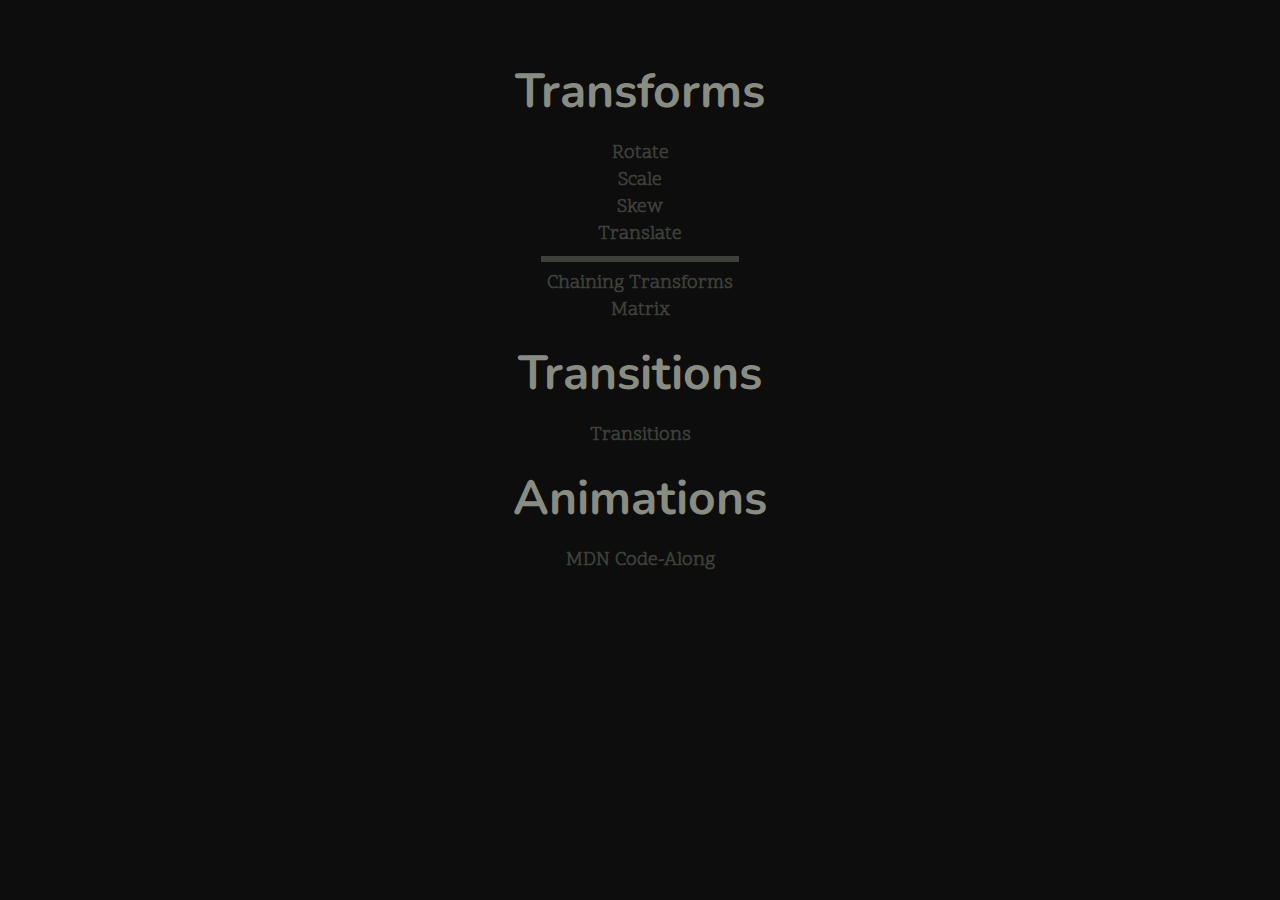
<file: index.html>
<!DOCTYPE html>
<html lang="en">
  <head>
    <meta charset="UTF-8" />
    <meta http-equiv="X-UA-Compatible" content="IE=edge" />
    <meta name="viewport" content="width=device-width, initial-scale=1.0" />
    <title>Transforms</title>
    <link rel="stylesheet" href="css/style.css" />
  </head>
  <body>
    <h1>Transforms</h1>
    <ul>
      <li>
        <a href="transforms/rotate.html">Rotate</a>
      </li>
      <li><a href="transforms/scale.html">Scale</a></li>
      <li><a href="transforms/skew.html">Skew</a></li>
      <li><a href="transforms/translate.html">Translate</a></li>
      <li><hr /></li>
      <li>
        <a href="transforms/chaining-transforms.html">Chaining Transforms</a>
      </li>
      <li><a href="transforms/matrix.html">Matrix</a></li>
    </ul>

    <h1>Transitions</h1>
    <ul>
      <li><a href="transitions/transitions.html">Transitions</a></li>
    </ul>

    <h1>Animations</h1>
    <ul>
      <li><a href="keyframes/mdn-code-along.html">MDN Code-Along</a></li>
    </ul>

  </body>
</html>
</file>
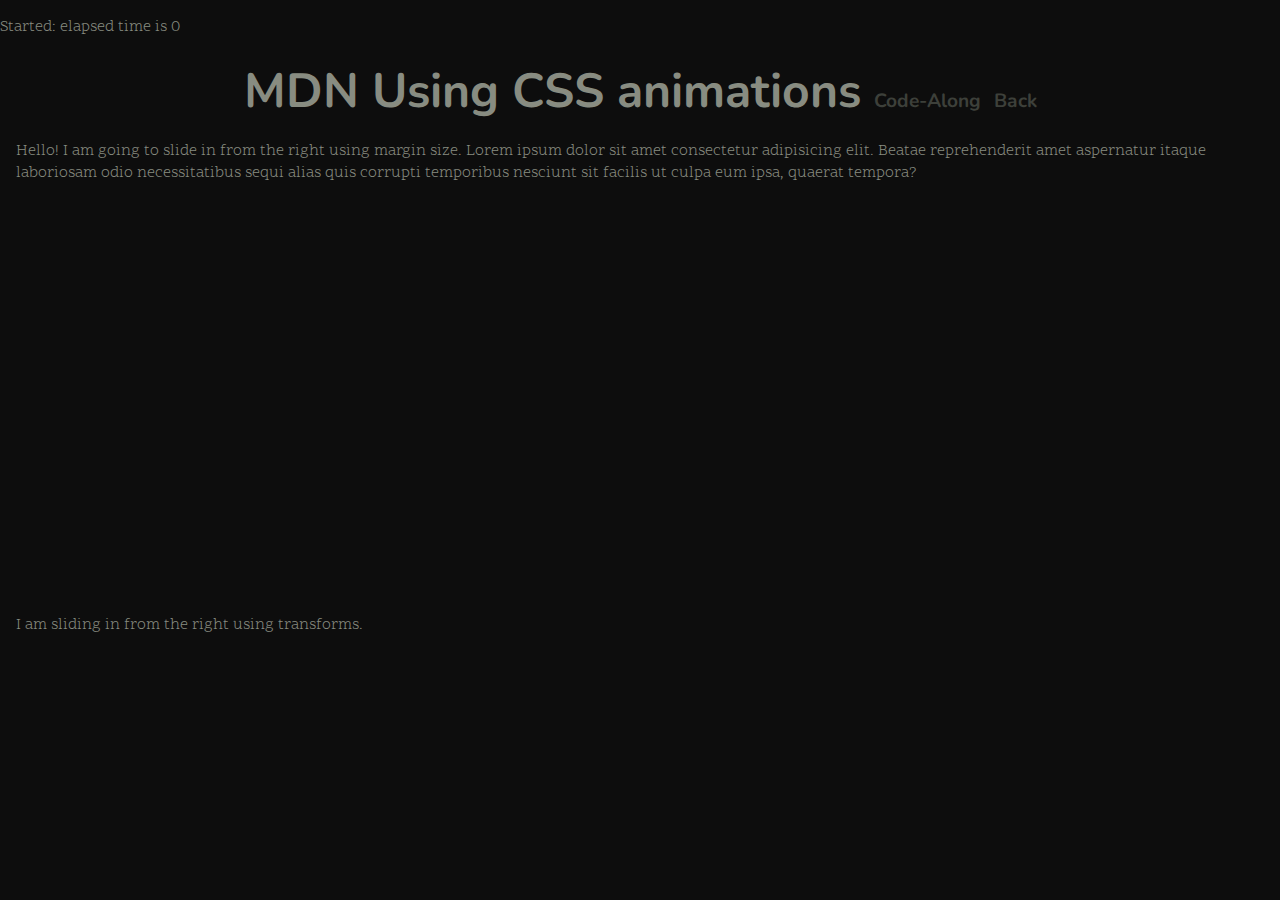
<file: keyframes/mdn-code-along.html>
<!DOCTYPE html>
<html lang="en">
<head>
  <meta charset="UTF-8">
  <meta http-equiv="X-UA-Compatible" content="IE=edge">
  <meta name="viewport" content="width=device-width, initial-scale=1.0">
  <title>MDN CSS Animations Tutorial</title>
  <link rel="stylesheet" href="../css/style.css">
  <link rel="stylesheet" href="css/mdn-code-along.css">
</head>
<body>
  
  <h1>MDN Using CSS animations <a href="https://developer.mozilla.org/en-US/docs/Web/CSS/CSS_Animations/Using_CSS_animations">Code-Along</a> <a href="..">Back</a></h1>
  
  <ul id="output"></ul>
  <div class="fullwidth">
    <!-- The class is added in code -->
    <p id="example1">
      Hello! I am going to slide in from the right using margin size.
      Lorem ipsum dolor sit amet consectetur adipisicing elit. Beatae reprehenderit amet aspernatur itaque laboriosam odio necessitatibus sequi alias quis corrupti temporibus nesciunt sit facilis ut culpa eum ipsa, quaerat tempora?
    </p>
    <p class="example2">I am sliding in from the right using transforms.</p>
  </div>
  
</body>
<script src="js/mdn-code-along.js"></script>
</html>
</file>
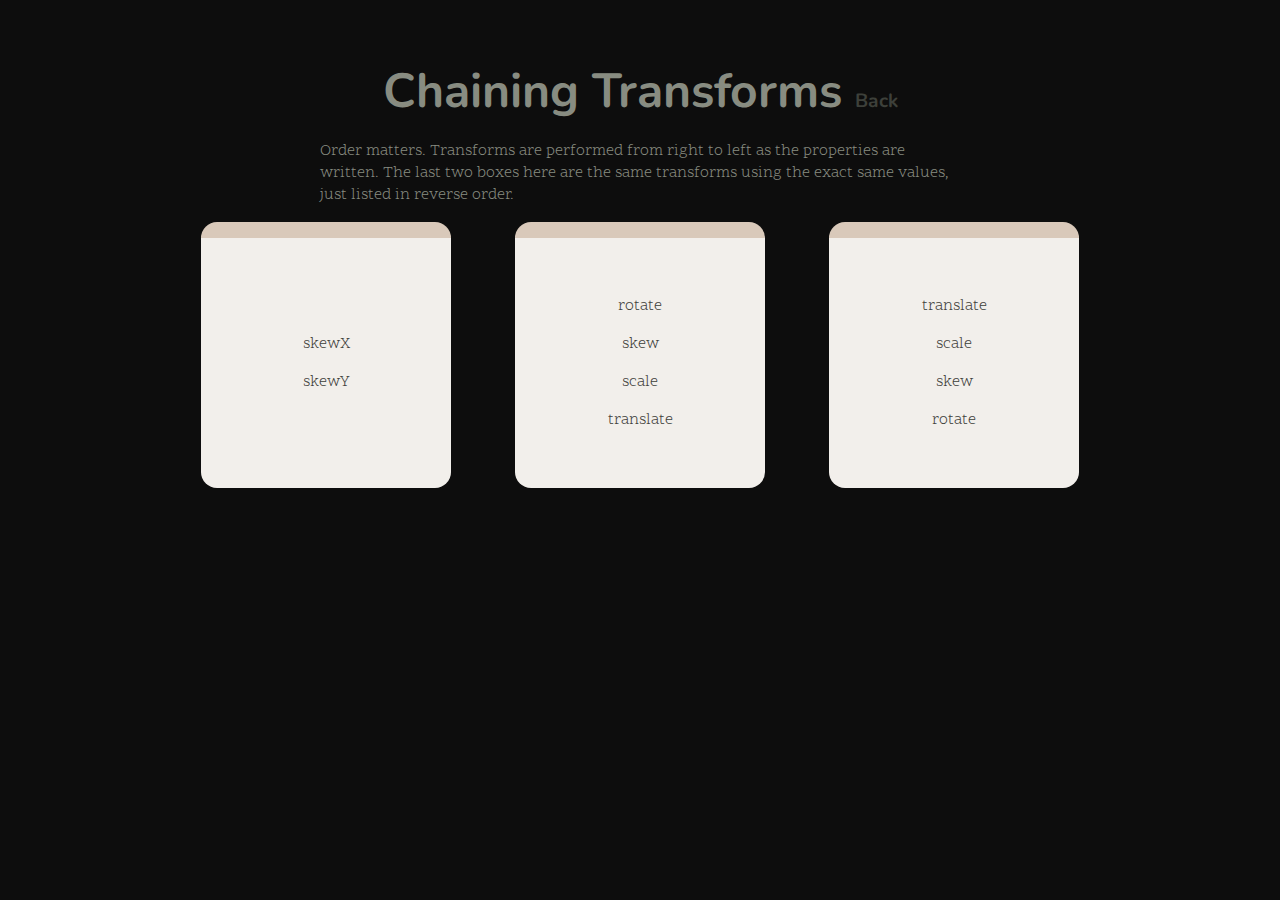
<file: transforms/chaining-transforms.html>
<!DOCTYPE html>
<html lang="en">
  <head>
    <meta charset="UTF-8" />
    <meta http-equiv="X-UA-Compatible" content="IE=edge" />
    <meta name="viewport" content="width=device-width, initial-scale=1.0" />
    <link rel="stylesheet" href="../css/style.css" />
    <link rel="stylesheet" href="css/chaining-transforms.css" />
    <title>Transforms</title>
  </head>
  <body>
    <h1>Chaining Transforms <a href="..">Back</a></h1>
    <p>
      Order matters. Transforms are performed from right to left as the
      properties are written. The last two boxes here are the same transforms
      using the exact same values, just listed in reverse order.
    </p>
    <div class="example-container">
      <div class="box center marktop chain1">
        <p>skewX</p>
        <p>skewY</p>
      </div>
      <div class="box center marktop chain2">
        <p>rotate</p>
        <p>skew</p>
        <p>scale</p>
        <p>translate</p>
      </div>
      <div class="box center marktop chain3">
        <p>translate</p>
        <p>scale</p>
        <p>skew</p>
        <p>rotate</p>
      </div>
    </div>
  </body>
</html>
</file>
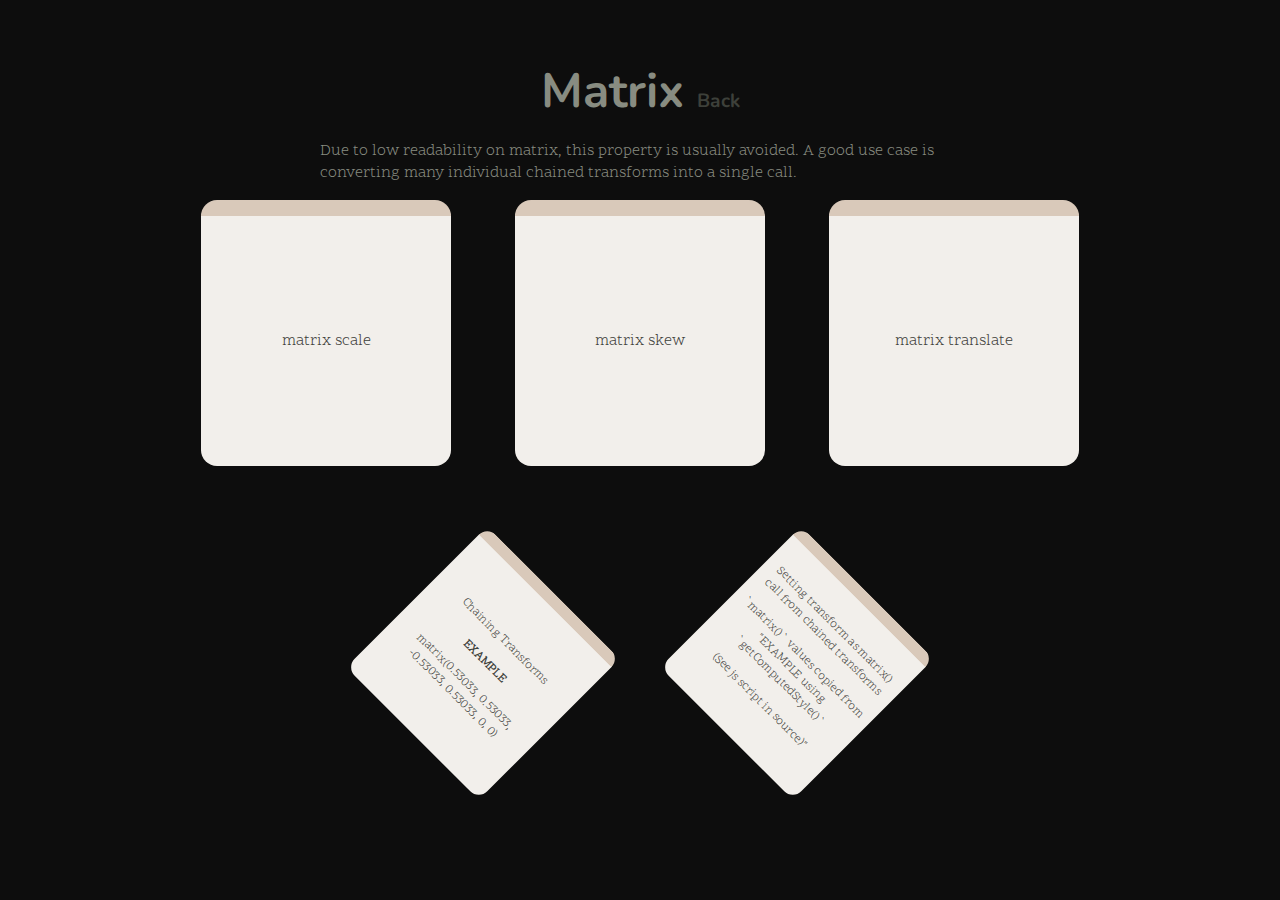
<file: transforms/matrix.html>
<!DOCTYPE html>
<html lang="en">
  <head>
    <meta charset="UTF-8" />
    <meta http-equiv="X-UA-Compatible" content="IE=edge" />
    <meta name="viewport" content="width=device-width, initial-scale=1.0" />
    <link rel="stylesheet" href="../css/style.css" />
    <link rel="stylesheet" href="css/matrix.css" />
    <title>Transforms</title>
  </head>
  <body>
    <h1>Matrix <a href="..">Back</a></h1>

    <p>
      Due to low readability on matrix, this property is usually avoided. A good
      use case is converting many individual chained transforms into a single
      call.
    </p>
    <div class="example-container">
      <div class="box center marktop matrix1">
        <p>matrix scale</p>
      </div>
      <div class="box center marktop matrix2">
        <p>matrix skew</p>
      </div>
      <div class="box center marktop matrix3">
        <p>matrix translate</p>
      </div>

      <div class="box center marktop matrix-option1" id="option1">
        <p>Chaining Transforms</p>
        <p><strong>EXAMPLE</strong></p>
        <p id="option1-output"></p>
      </div>

      <div class="box center marktop" id="option1-set">
        <p>Setting transform as matrix() call from chained transforms</p>
        <p>`matrix()` values copied from "EXAMPLE using `getComputedStyle()`</p>
        <p>(See js script in source)"</p>
        <p id="option1-output"></p>
      </div>
    </div>

    <script>
      let ele = document.getElementById("option1");
      let style = window.getComputedStyle(ele).getPropertyValue("transform");
      document.getElementById("option1-output").innerText = style;
      document.getElementById("option1-set").style.transform = style;
    </script>
  </body>
</html>
</file>
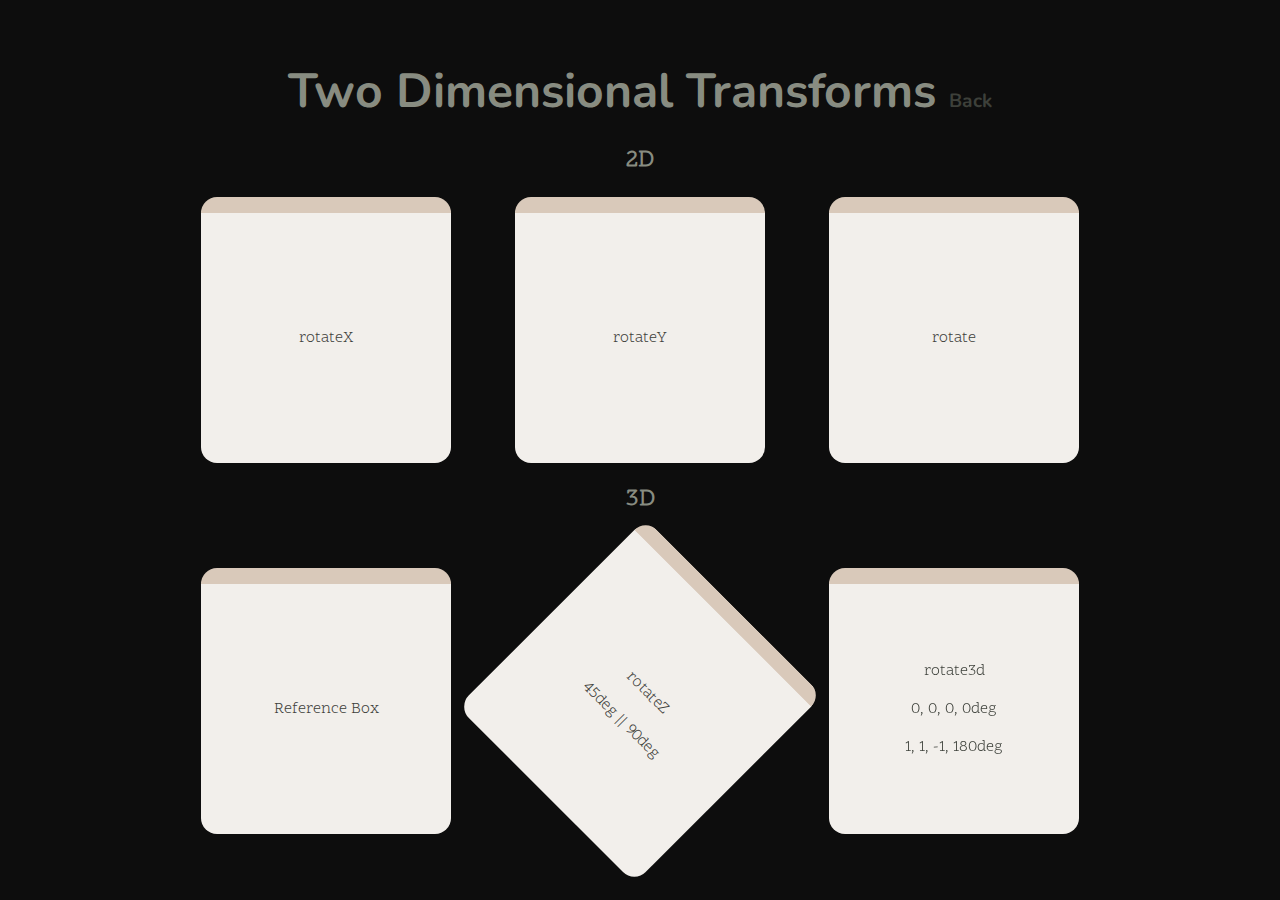
<file: transforms/rotate.html>
<!DOCTYPE html>
<html lang="en">
  <head>
    <meta charset="UTF-8" />
    <meta http-equiv="X-UA-Compatible" content="IE=edge" />
    <meta name="viewport" content="width=device-width, initial-scale=1.0" />
    <link rel="stylesheet" href="../css/style.css" />
    <link rel="stylesheet" href="css/rotate.css" />
    <title>Transforms</title>
  </head>
  <body>
    <h1>Two Dimensional Transforms <a href="..">Back</a></h1>
    <h2>2D</h2>
    <div class="example-container">
      <div class="box center marktop rotate-by-deg">rotateX</div>
      <div class="box center marktop rotate-by-rad">rotateY</div>
      <div class="box center marktop rotate-by-turn">rotate</div>
    </div>

    <h2>3D</h2>
    <p></p>
    <div class="example-container">
      <div class="camera">
        <div class="box center marktop rotate-reference">
          <p>Reference Box</p>
        </div>
      </div>
      <div class="camera">
        <div class="box center marktop rotate-z">
          <p>rotateZ</p>
          <p>45deg || 90deg</p>
        </div>
      </div>
      <div class="camera">
        <div class="box center marktop rotate3d">
          <p>rotate3d</p>
          <p>0, 0, 0, 0deg</p>
          <p>1, 1, -1, 180deg</p>
        </div>
      </div>
    </div>
  </body>
</html>
</file>
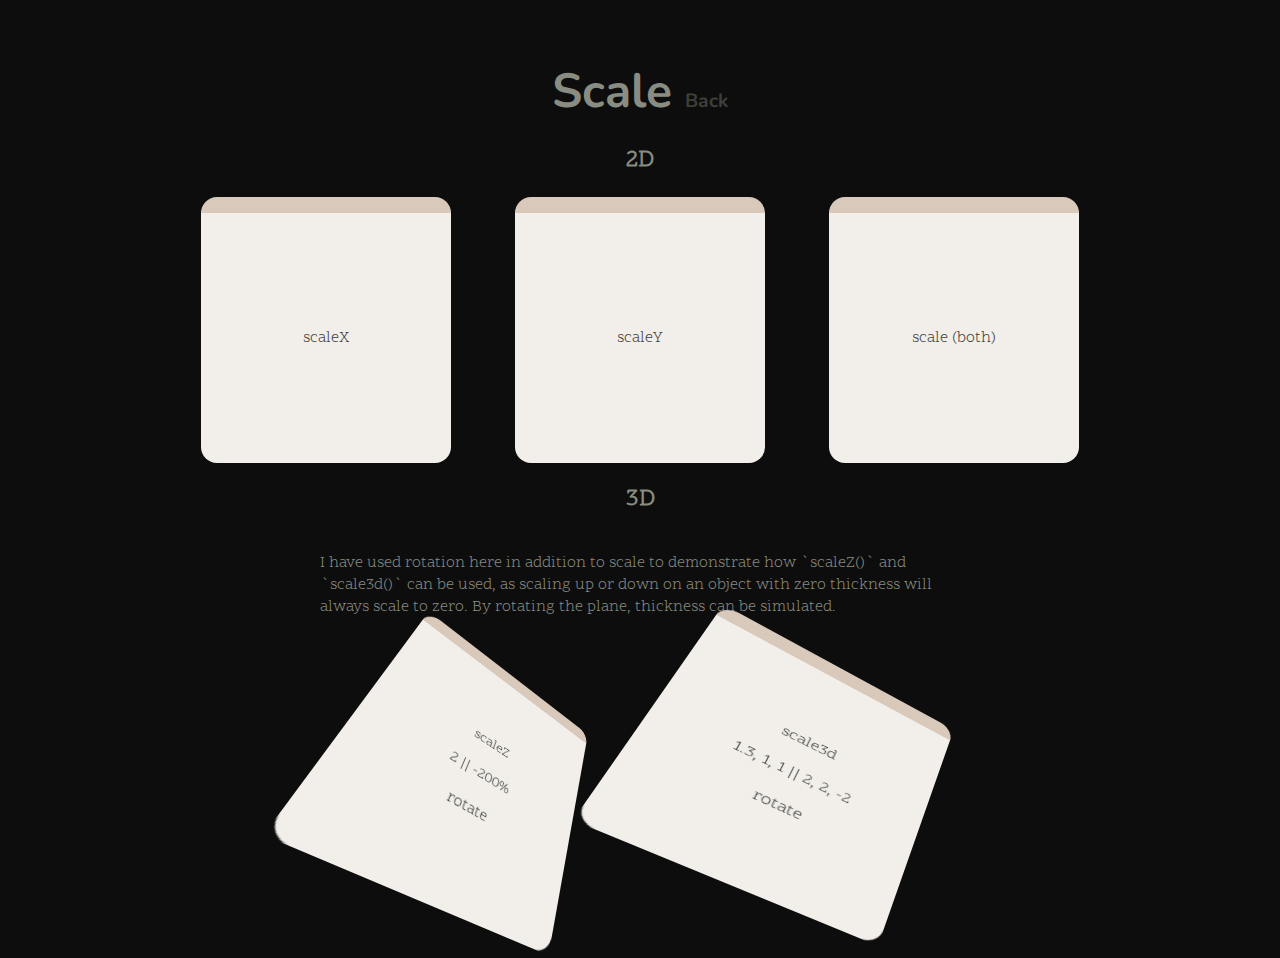
<file: transforms/scale.html>
<!DOCTYPE html>
<html lang="en">
  <head>
    <meta charset="UTF-8" />
    <meta http-equiv="X-UA-Compatible" content="IE=edge" />
    <meta name="viewport" content="width=device-width, initial-scale=1.0" />
    <link rel="stylesheet" href="../css/style.css" />
    <link rel="stylesheet" href="css/scale.css" />
    <title>Transforms</title>
  </head>
  <body>
    <h1>Scale <a href="..">Back</a></h1>
    <h2>2D</h2>
    <div class="example-container">
      <div class="box center marktop scale-x">scaleX</div>
      <div class="box center marktop scale-y">scaleY</div>
      <div class="box center marktop scale">scale (both)</div>
    </div>

    <h2>3D</h2>
    <p>
      I have used rotation here in addition to scale to demonstrate how
      `scaleZ()` and `scale3d()` can be used, as scaling up or down on an object
      with zero thickness will always scale to zero. By rotating the plane,
      thickness can be simulated.
    </p>
    <div class="example-container">
      <div class="camera">
        <div class="box center marktop scale-z">
          <p>scaleZ</p>
          <p>2 || -200%</p>
          <p>rotate</p>
        </div>
      </div>
      <div class="camera">
        <div class="box center marktop scale3d">
          <p>scale3d</p>
          <p>1.3, 1, 1 || 2, 2, -2</p>
          <p>rotate</p>
        </div>
      </div>
    </div>
  </body>
</html>
</file>
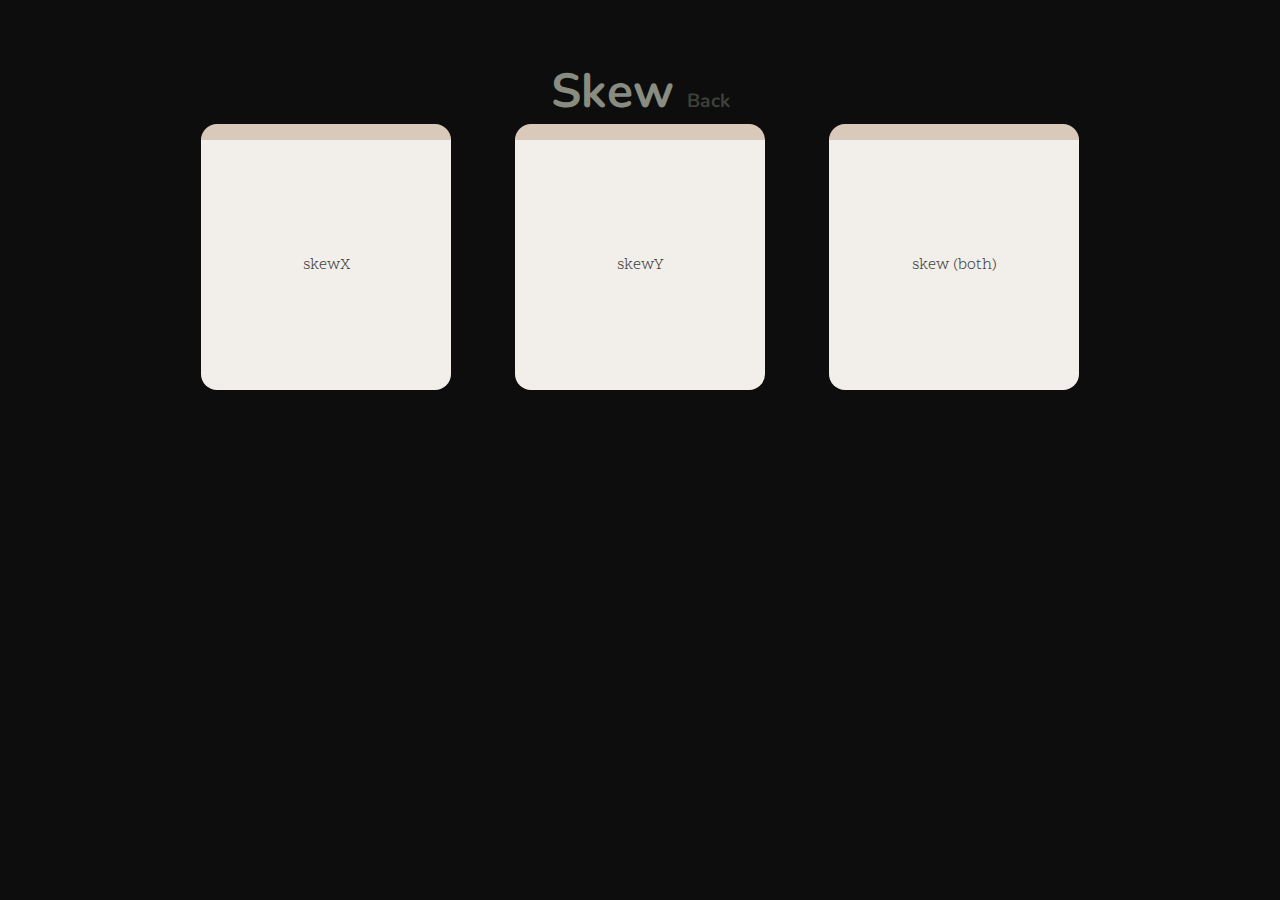
<file: transforms/skew.html>
<!DOCTYPE html>
<html lang="en">
  <head>
    <meta charset="UTF-8" />
    <meta http-equiv="X-UA-Compatible" content="IE=edge" />
    <meta name="viewport" content="width=device-width, initial-scale=1.0" />
    <link rel="stylesheet" href="../css/style.css" />
    <link rel="stylesheet" href="css/skew.css" />
    <title>Transforms</title>
  </head>
  <body>
    <h1>Skew <a href="..">Back</a></h1>

    <div class="example-container">
      <div class="box center marktop skew-x">skewX</div>
      <div class="box center marktop skew-y">skewY</div>
      <div class="box center marktop skew">skew (both)</div>
    </div>
  </body>
</html>
</file>
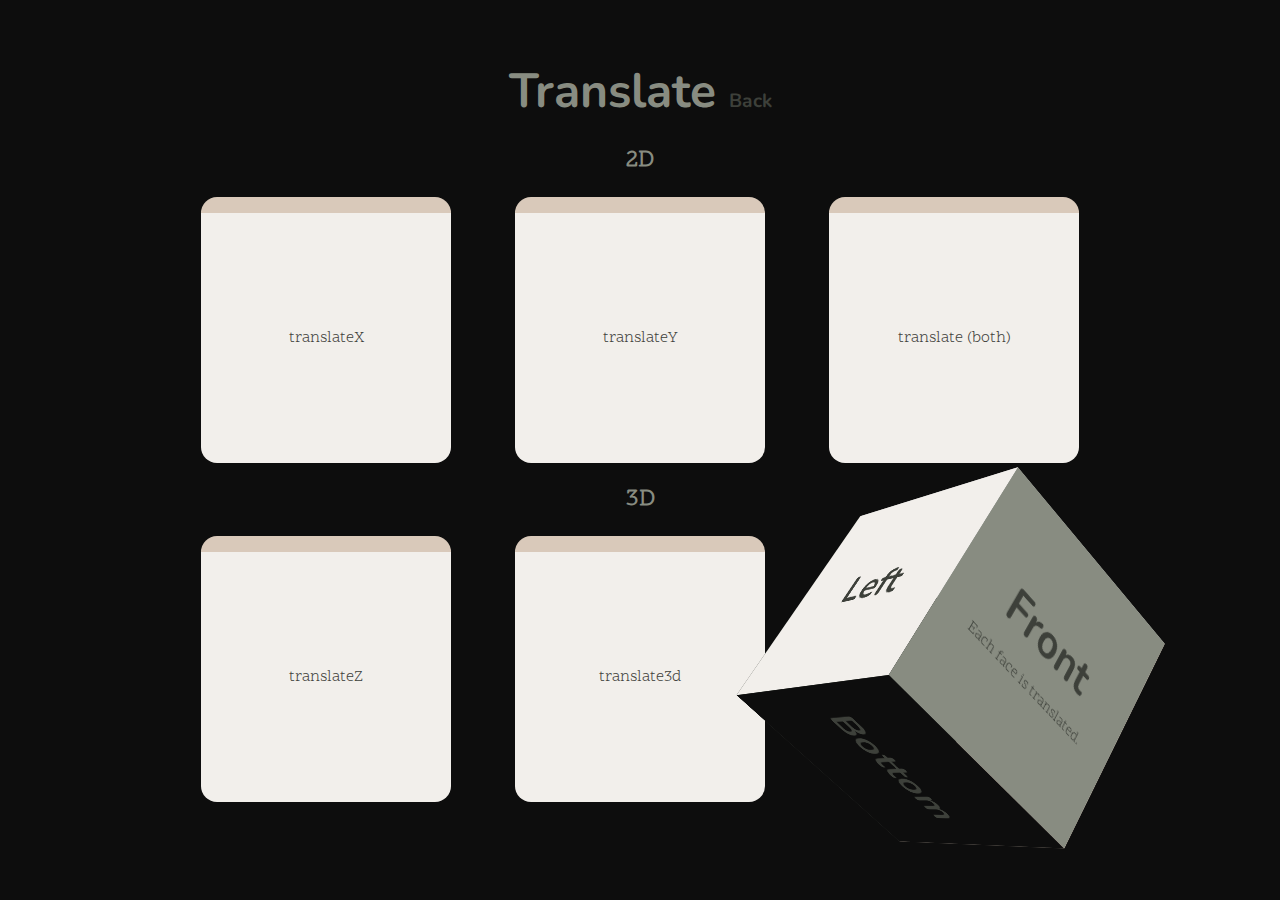
<file: transforms/translate.html>
<!DOCTYPE html>
<html lang="en">
  <head>
    <meta charset="UTF-8" />
    <meta http-equiv="X-UA-Compatible" content="IE=edge" />
    <meta name="viewport" content="width=device-width, initial-scale=1.0" />
    <link rel="stylesheet" href="../css/style.css" />
    <link rel="stylesheet" href="css/translate.css" />
    <title>Transforms</title>
  </head>
  <body>
    <h1>Translate <a href="..">Back</a></h1>

    <h2>2D</h2>
    <div class="example-container">
      <div class="box center marktop translate-x">translateX</div>
      <div class="box center marktop translate-y">translateY</div>
      <div class="box center marktop translate">translate (both)</div>
    </div>

    <h2>3D</h2>
    <div class="example-container">
      <div class="camera">
        <div class="box center marktop translate-z">
          <p>translateZ</p>
        </div>
      </div>
      <div class="camera">
        <div class="box center marktop translate-3d">
          <p>translate3d</p>
        </div>
      </div>

      <div class="camera-far">
        <div class="rotate-cube">
          <div class="box box2 no-radius center"><h1>Back</h1></div>
          <div class="box box3 no-radius center"><h1>Right</h1></div>
          <div class="box box4 no-radius center"><h1>Left</h1></div>
          <div class="box box5 no-radius center"><h1>Bottom</h1></div>
          <div class="box box6 no-radius center"><h1>Top</h1></div>
          <div class="box box1 no-radius center">
            <h1>Front</h1>
            <p>Each face is translated.</p>
          </div>
        </div>
      </div>
    </div>

    <div class=""></div>
  </body>
</html>
</file>
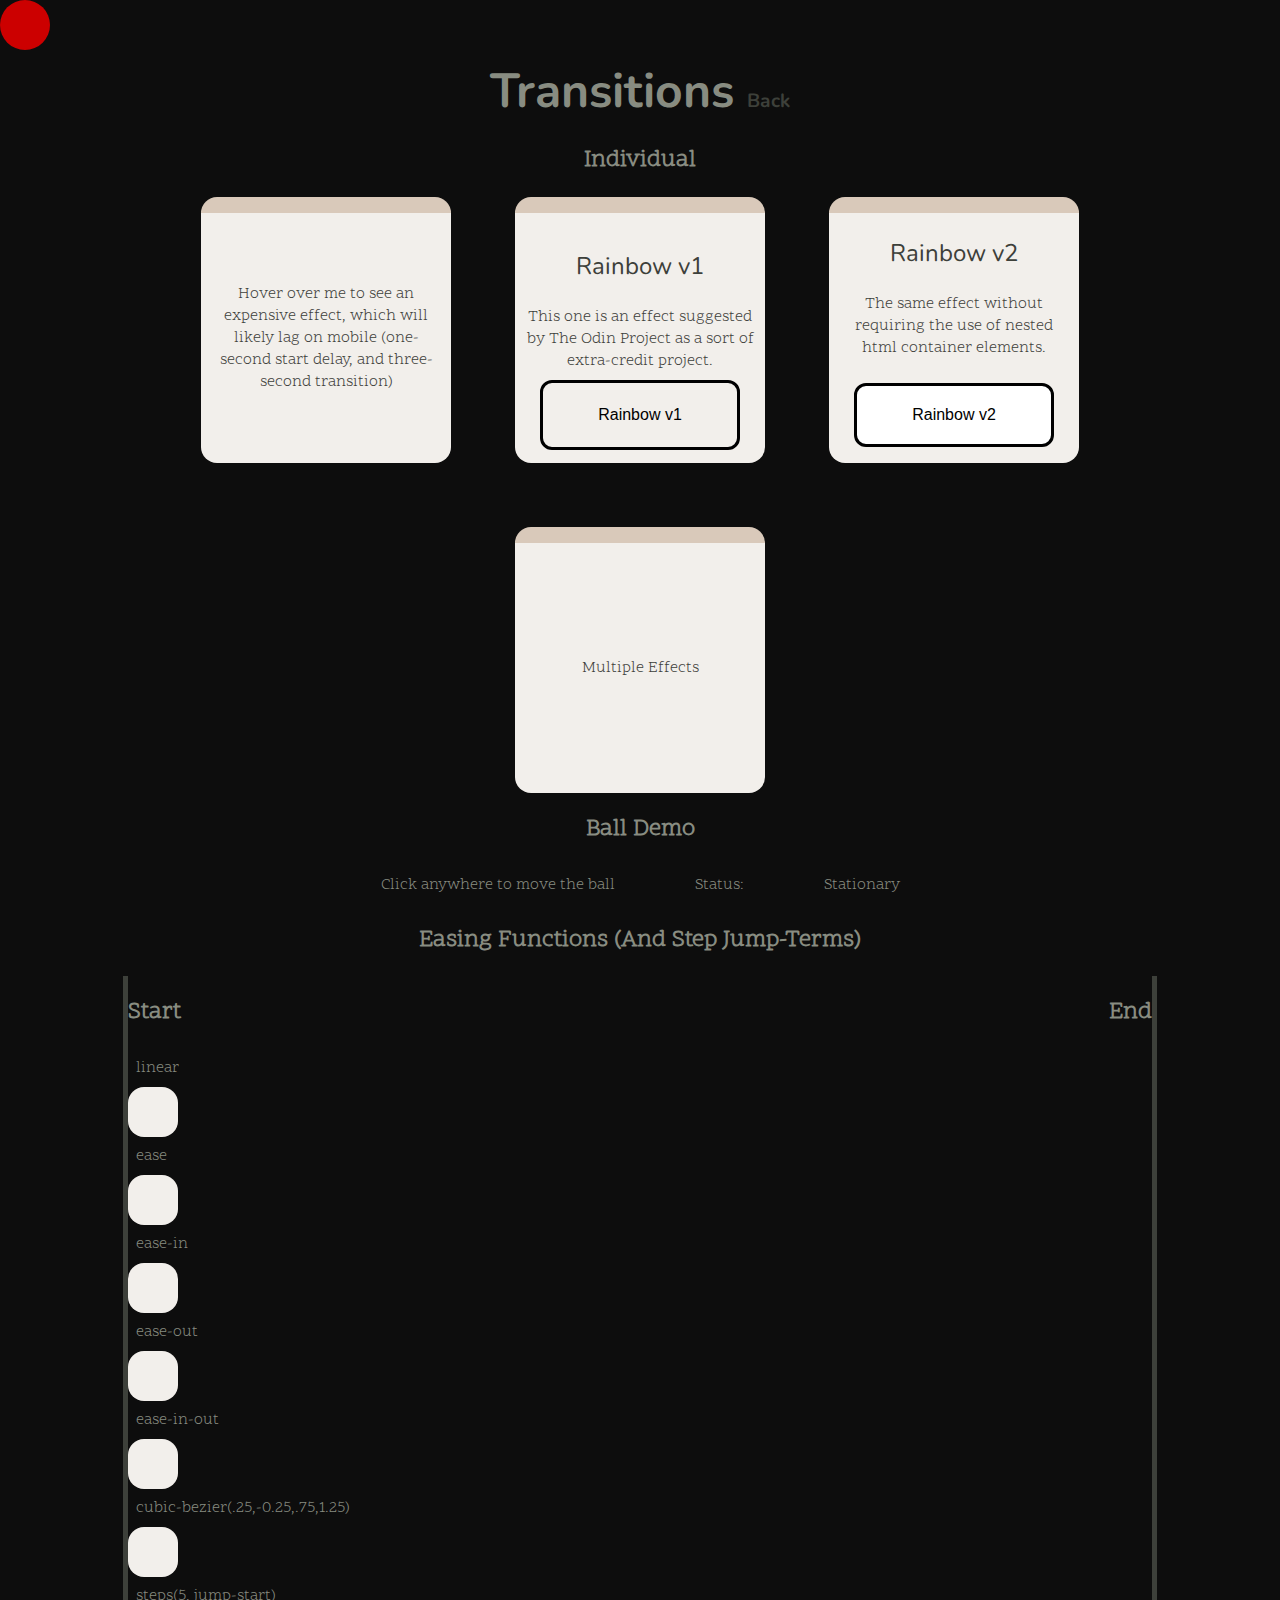
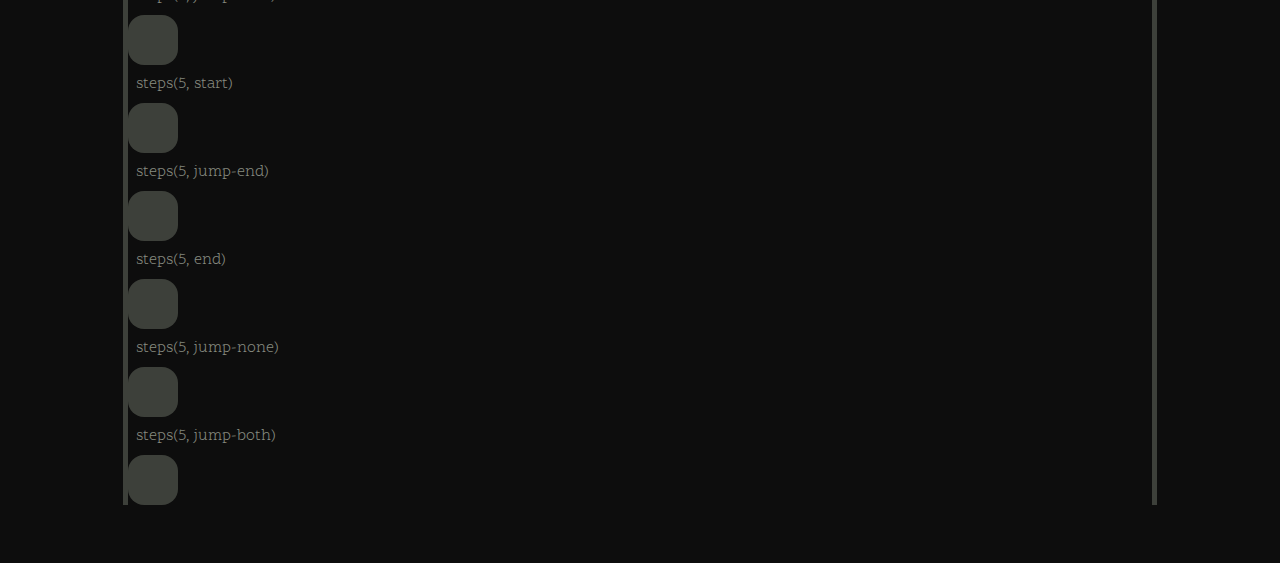
<file: transitions/transitions.html>
<!DOCTYPE html>
<html lang="en">
  <head>
    <meta charset="UTF-8" />
    <meta http-equiv="X-UA-Compatible" content="IE=edge" />
    <meta name="viewport" content="width=device-width, initial-scale=1.0" />
    <link rel="stylesheet" href="../css/style.css" />
    <link rel="stylesheet" href="css/transitions.css" />
    <link rel="stylesheet" href="css/rainbow1.css" />
    <link rel="stylesheet" href="css/rainbow2.css" />
    <title>Transitions</title>
  </head>
  <body>
    <h1>Transitions <a href="..">Back</a></h1>

    <h2>Individual</h2>
    <div class="example-container">
      <div class="box center marktop">
        <p class="individual">
          Hover over me to see an expensive effect, which will likely lag on
          mobile (one-second start delay, and three-second transition)
        </p>
      </div>

      <!-- Rainbow Effect Version 1 -->
      <div class="box center marktop">
        <h3>Rainbow v1</h3>
        <p>
          This one is an effect suggested by The Odin Project as a sort of
          extra-credit project.
        </p>
        <div class="bg-rainbow">
          <div class="bg-curtain">
            <button id="rainbow1">Rainbow v1</button>
          </div>
        </div>
        <script>
          const rb1 = document.getElementById("rainbow1");
          rb1.addEventListener("click", (e) => {
            alert("You clicked the 'Rainbow v1' button!");
          });
        </script>
      </div>

      <!-- Rainbow Effect Version 2 -->
      <div class="box center marktop">
        <h3>Rainbow v2</h3>
        <p>
          The same effect without requiring the use of nested html container
          elements.
        </p>
        <button id="rainbow" class="rainbow">Rainbow v2</button>
        <script>
          const rb2 = document.getElementById("rainbow");
          rb2.addEventListener("click", (e) => {
            alert("You clicked the 'Rainbow v2' button!");
          });
        </script>
      </div>

      <!-- Multiple transition effect card -->
      <div class="multiple box center marktop">Multiple Effects</div>
    </div>

    <!-- The ball demo... -->
    <h2>Ball Demo</h2>
    <div class="example-container">
      <p>Click anywhere to move the ball</p>
      <div id="ball" class="ball"></div>
      <p>Status:</p>
      <p id="ballstatus">Stationary</p>
    </div>
    <script>
      const ballDiv = document.getElementById("ball");
      const ballStatus = document.getElementById("ballstatus");
      ballDiv.addEventListener("transitionend", (e) => {
        console.log("Transition complete");
        ballStatus.textContent = "Stationary";
      });
      ballDiv.addEventListener("transitionstart", (e) => {
        console.log("Transition started");
        ballStatus.textContent = "Moving";
      });
      document.addEventListener(
        "click",
        (ev) => {
          ballDiv.style.transform = `translateY(${ev.clientY - 25}px)`;
          ballDiv.style.transform += `translateX(${ev.clientX - 25}px)`;
        },
        false
      );
    </script>

    <h2>Easing Functions (And Step Jump-Terms)</h2>
    <div class="example-container start-and-end">
      <div id="heading">
        <h2>Start</h2>
        <h2>End</h2>
      </div>

      <p>linear</p>
      <div id="linear" class="box-small translate"></div>

      <p>ease</p>
      <div id="ease" class="box-small translate"></div>

      <p>ease-in</p>
      <div id="ease-in" class="box-small translate"></div>

      <p>ease-out</p>
      <div id="ease-out" class="box-small translate"></div>

      <p>ease-in-out</p>
      <div id="ease-in-out" class="box-small translate"></div>

      <p>cubic-bezier(.25,-0.25,.75,1.25)</p>
      <div id="cubic-bezier" class="box-small translate"></div>

      <p>steps(5, jump-start)</p>
      <div id="steps-jump-start" class="box-small translate steps"></div>

      <p>steps(5, start)</p>
      <div id="steps-start" class="box-small translate steps"></div>

      <p>steps(5, jump-end)</p>
      <div id="steps-jump-end" class="box-small translate steps"></div>

      <p>steps(5, end)</p>
      <div id="steps-end" class="box-small translate steps"></div>

      <p>steps(5, jump-none)</p>
      <div id="steps-jump-none" class="box-small translate steps"></div>

      <p>steps(5, jump-both)</p>
      <div id="steps-jump-both" class="box-small translate steps"></div>
    </div>
  </body>
</html>
</file>
<file: css/style.css>
/* Style */
@font-face {
  font-family: Nunito;
  src: url(../../fonts/Nunito/Nunito-VariableFont_wght.ttf);
}

@font-face {
  font-family: ScopeOne;
  src: url(../../fonts/Scope_One/ScopeOne-Regular.ttf);
}

:root {
  --c-bg: #0d0d0d;
  --c-fg: #cdcdcd;
  --c1-dark: #3d403a;
  --c1-light: #888c81;
  --c2-dark: #d9c9ba;
  --c2-light: #f2efeb;
}

body {
  font: 1rem "ScopeOne", serif;
  background: var(--c-bg);
  color: var(--c1-light);
  padding: 50px;
  display: flex;
  flex-direction: column;
  align-items: center;
}

/* General Attributes */
.box {
  width: 250px;
  height: 250px;
  border-radius: 1rem;
  background-color: var(--c2-light);
  color: var(--c1-dark);
  transition: all 0.75s ease;
}

.camera {
  /* perspective: 600px; */
  perspective: 37.5rem; /* Assuming 1rem = 16px; <-- 600px */
  /* perspective-origin: top left; */
  /* transform-style: preserve-3d; */
}

.camera-far {
  perspective: 1200px; /* Assuming 1rem = 16px; <-- 600px */

  /* perspective-origin: top left; */
  /* transform-style: preserve-3d; */
}

.center {
  display: flex;
  flex-direction: column;
  align-items: center;
  justify-content: center;
}

.marktop {
  border-top: 1rem solid var(--c2-dark);
}

.example-container {
  display: flex;
  flex-direction: row;
  flex-wrap: wrap;
  align-items: center;
  justify-content: center;
  gap: 4rem;
}

p {
  font: 1rem "ScopeOne", serif;
  padding: 0.5rem;
  margin: 0.5rem;
  max-width: 50vw;
}

h1 {
  font: 3rem "Nunito", sans;
  font-weight: bold;
  margin: 0;
}

h3 {
  font: 1.5rem "Nunito", sans;
  margin-bottom: 1rem;
}

.example-container p {
  text-align: center;
  margin: 0;
}

ul {
  list-style: none;
  padding: 0;
}

li {
  display: flex;
  flex-direction: row;
  justify-content: center;
  align-items: center;
}

li p {
  padding: 0;
}

a {
  text-decoration: none;
  color: var(--c1-dark);
  font-size: 1.2rem;
  font-weight: bold;
}
a:hover {
  color: var(--c2-dark);
}

hr {
  width: 12rem;
  border: 3px solid var(--c1-dark);
}
</file>
<file: keyframes/css/mdn-code-along.css>
/* Create kind of a console */
#output {
  position: absolute;
  top: 0;
  left: 0;
}

/* This is to prevent a scroll bar while the paragraph elements slide in */
div.fullwidth {
  width: 100vw;
  overflow: hidden;
}

p.example1 {
  animation-duration: 3s;
  animation-name: SlideIn;
  /* infinite will prevent the javascript event "animationend" from ever firing */
  animation-iteration-count: 3; 
  animation-direction: alternate;

  max-width: 100vw;
  height: 50vh;
}

p.example2 {
  animation-duration: 3s;
  animation-name: SlideInSmooth;
}

/*  I like pascal-case for keyframe names to avoid confusion 
    I also know that this convention is non-standard :| */

/* This is laggy! It should use translate instead! */
@keyframes SlideIn {
  from {
    margin-left: 100%;
    width: 300%;
    max-width: 300%;
  }
  75% {
    margin-left: 25%;
    max-width: 50%;
    font-size: 300%;
  }
  to {
    max-width: 100vw;
  }
}

@keyframes SlideInSmooth {
  from {
    transform: translate(200%, 0);
  }
  to {
    transform: translate(0,0);
  }
}
</file>
<file: transforms/css/chaining-transforms.css>
/* Example: Chaining Transforms */
.chain1:hover {
  transform: skewX(15deg) skewY(15deg);
}

.chain2:hover {
  transform: rotate(45deg) skew(-15deg) scale(0.75) translate(100px, -100px);
}

.chain3:hover {
  transform: translate(100px, -100px) scale(0.75) skew(-15deg) rotate(45deg);
}
</file>
<file: transforms/css/matrix.css>
/* matrix(scaleX, skewY, skewX, scaleY, translateX, translateY) */
.matrix1:hover {
  transform: matrix(1.25, 0, 0, 0.75, 0, 0);
}
.matrix2:hover {
  transform: matrix(1, 0.5, 0.25, 1, 0, 0);
}
.matrix3:hover {
  transform: matrix(1, 0, 0, 1, -100, 200);
}

.matrix-option1 {
  transform: scale(0.75) rotate(45deg);
  transition: none;
}
</file>
<file: transforms/css/rotate.css>
/* ROTATE */
.rotate-by-deg:hover {
  transform: rotateX(45deg);
}
.rotate-by-rad:hover {
  transform: rotateY(-1rad);
}
.rotate-by-turn:hover {
  transform: rotate(0.5turn);
}
.rotate-z {
  transform: rotateZ(45deg);
}
.rotate-z:hover {
  transform: rotateZ(90deg);
}
.rotate3d {
  transform: rotate3d(0, 0, 0, 0deg);
}
.rotate3d:hover {
  transform: rotate3d(1, 1, -1, 180deg);
}
</file>
<file: transforms/css/scale.css>
/* SCALE */
.scale-x:hover {
  transform: scaleX(0.5);
}
.scale-y:hover {
  transform: scaleY(0.5);
}
.scale:hover {
  transform: scale(0.5);
}
.scale-reference {
  transform: rotate3d(1, 1, 1, 45deg);
}
.scale-z {
  transform: scaleZ(2) rotate3d(1, 1, 1, 45deg);
}
.scale-z:hover {
  transform: scaleZ(-200%) rotate3d(1, 1, 1, 45deg);
}
.scale3d {
  transform: scale3d(1.3, 1, 1) rotate3d(1, 1, 1, 45deg);
}
.scale3d:hover {
  /* (x,y,z) */
  transform: scale3d(2, 2, -2) rotate3d(1, 1, 1, 45deg);
}
/* transform: scaleZ(0.45); */
/* transform: perspective(800px) scale3d(1, 1, 0.25); */
/* transform: translateZ(-100px); */
</file>
<file: transforms/css/skew.css>
/* EXAMPLE: Skew */
.skew-x:hover {
  transform: skewX(45deg);
}
.skew-y:hover {
  transform: skewY(-0.5rad);
}
.skew:hover {
  transform: skew(45deg, -0.5rad);
}
</file>
<file: transforms/css/translate.css>
/* TRANSLATE */
.translate-x:hover {
  transform: translateX(100px);
}

.translate-y:hover {
  transform: translateY(-33%);
}

.translate:hover {
  transform: translate(2rem, 5vh);
}

.translate-z:hover {
  transform: translateZ(100px);
}

.translate-3d:hover {
  transform: translate3d(-100px, -100px, 300px);
}

.rotate-cube {
  transform: rotate3d(0.5, 1, 1, 55deg);
  transform-style: preserve-3d;
  transition: all 0.75s ease;
  width: 250px;
  height: 250px;
}

.rotate-cube:hover {
  transform: translate3d(-100px, 0px, 0) rotate3d(1.5, 0.25, 1, -55deg);
  transform-style: preserve-3d;
  transition: all 0.75s ease;
}

.no-radius {
  border-radius: 0;
}

.box1 {
  /* Front */
  position: absolute;
  transform: translateZ(125px);
  background: var(--c1-light);
}
.box2 {
  /* Back */
  position: absolute;
  transform: translateZ(-125px);
  background: var(--c1-dark);
}
.box3 {
  /* Right */
  position: absolute;
  transform: translateX(125px) rotateY(90deg);
  background: var(--c2-dark);
}
.box4 {
  /* Left */
  position: absolute;
  transform: translateX(-125px) rotateY(-90deg);
  background: var(--c2-light);
}
.box5 {
  /* Top */
  position: absolute;
  transform: translateY(125px) rotateX(-90deg);
  background: var(--c-bg);
}
.box6 {
  /* Bottom */
  position: absolute;
  transform: translateY(-125px) rotateX(90deg);
  background: var(--c-fg);
}
</file>
<file: transitions/css/transitions.css>
:root {
  --duration: 5s;
  --delay: 0s;
  --step-hold: 0.25;
  --step-count: 5;

  --button-width: 200px;
  --button-height: 70px;
  --button-radius: 1rem;
  --button-border-width: 3px;

  /* Added for rainbow button effect v2 */
  --button-radius-outer: 12px;
  --button-border-width: 3px;
  --button-radius-inner: calc(
    var(--button-radius-outer) - var(--button-border-width)
  );
}

button {
  margin: 1rem;
  font-size: 1rem;
  width: var(--button-width);
  height: var(--button-height);
  transition: 250ms font-size, 250ms text-shadow;
  border-radius: var(--button-radius-outer);
  border: var(--button-border-width) solid black;
}

button:hover {
  font-weight: bold;
  font-size: 1.7rem;
  color: #fff;
  text-shadow: #000 0 0 2px, #000 0 0 5px, #000 0 0 10px;
}

@keyframes move-right {
  0% {
    transform: translateX(0);
  }
  100% {
    transform: translateX(calc(80vw - 100%));
  }
}

.start-and-end {
  border-left: 5px solid var(--c1-dark);
  border-right: 5px solid var(--c1-dark);
  width: 80vw;
  display: flex;
  flex-direction: column;
  justify-content: start;
  align-items: start;
  gap: 0;
}

.box-small {
  width: 50px;
  height: 50px;

  background: var(--c2-light);
  border-radius: 1rem;
  color: var(--c1-dark);

  display: flex;
  flex-direction: column;
  justify-content: center;
}

.translate {
  animation: none var(--duration) infinite var(--direction, alternate)
    var(--ease-function, steps(var(--step-count), var(--jump-term)));
  animation-name: move-right;
}

.steps {
  background-color: var(--c1-dark);
}

#heading {
  width: 100%;
  display: flex;
  justify-content: space-between;
}

.individual {
  transition-property: font-size;
  transition-duration: 3s;
  transition-timing-function: linear;
  transition-delay: 1s;
}
.individual:hover {
  font-size: 1.6rem;
  color: var(--c1-light);
}

.ball {
  border-radius: 25px;
  width: 50px;
  height: 50px;
  background: #c00;
  position: absolute;
  top: 0;
  left: 0;
  transition: transform 1s;
  z-index: 100;
}

.multiple {
  /* transition: width 0.5s, height 2s, background-color 2s steps(5, end) !important; */
}
.multiple:hover {
  background-color: var(--c2-dark);
  width: 150px;
  height: 150px;
  rotate: 180deg;
}

/* Using CSS variables to modify jump term or easing function */
#steps-jump-start {
  --jump-term: jump-start;
}

#steps-jump-end {
  --jump-term: jump-end;
}

#steps-jump-none {
  --jump-term: jump-none;
}

#steps-jump-both {
  --jump-term: jump-both;
}

#steps-start {
  --jump-term: start;
}

#steps-end {
  --jump-term: end;
}

#linear {
  --ease-function: linear;
}

#ease {
  --ease-function: ease;
}

#ease-in {
  --ease-function: ease-in;
}

#ease-out {
  --ease-function: ease-out;
}

#ease-in-out {
  --ease-function: ease-in-out;
}

#cubic-bezier {
  --ease-function: cubic-bezier(0.25, -0.25, 0.75, 1.25);
}
</file>
<file: transitions/css/rainbow1.css>
/*
NOTE: Opacity can not be used here for two reasons:
1. The button is a child of the curtain, so the button would disappear.
2. If you separate the button from the curtain, it no longer bubbles up events, 
   so button presses are no longer possible and javascript would need to be involved.

NOTE: linear-gradient() is of type `image`, so background-color does not apply.
There is no opacity property.
*/

/*
This is the backbone of this effect. There is an opacity "curtain" that sits
behind the button.
*/
.bg-curtain {
  transition: 1s background-color ease;
  background-color: var(--c2-light);
  border-radius: var(--button-radius);
}
.bg-curtain:hover {
  background-color: rgba(255, 255, 255, 0);
}

/* 
  The parent container is the container that has whatever content is
  desired to be shown behind the opacity curtain.
  */
.bg-rainbow {
  background: linear-gradient(
    90deg,
    rgba(255, 0, 0, 1) 0%,
    rgba(255, 0, 0, 1) 14%,
    rgba(255, 134, 0, 1) 14%,
    rgba(255, 134, 0, 1) 28.5%,
    rgba(247, 255, 0, 1) 28.5%,
    rgba(247, 255, 0, 1) 42.85%,
    rgba(0, 255, 18, 1) 42.85%,
    rgba(0, 255, 18, 1) 57.14%,
    rgba(0, 73, 247, 1) 57.14%,
    rgba(0, 73, 247, 1) 71.42%,
    rgba(0, 1, 103, 1) 71.42%,
    rgba(0, 1, 103, 1) 85.71%,
    rgba(134, 0, 255, 1) 85.71%,
    rgba(134, 0, 255, 1) 100%
  );
  border-radius: var(--button-radius);
}

/* 
  Finally: The button can be styled however you like, as long as "background-color"
  is set to be transparent, so the rainbow and curtain can be seen behind.
  */
button#rainbow1 {
  background-color: transparent;
  margin: 0;
}
</file>
<file: transitions/css/rainbow2.css>
/* button specific settings where the class is set to "rainbow" */
button.rainbow {
  position: relative;
  width: var(--button-width);
  height: var(--button-height);
  border-radius: var(--button-radius-outer);
  background-color: white;

  /* the button needs to be visible
     eg: need to be on top and see the black border and text */
  z-index: 1;
  opacity: 1;
}

button.rainbow::before {
  /* handle opacity and transition
     the rainbow background starts invisible */
  transition: opacity 1s;
  opacity: 0;

  /* and ensure the rainbow background sits behind the button text and border */
  z-index: -1;

  /* fit the inner dimensions */
  content: "";
  position: absolute;
  top: 0;
  left: 0;
  width: 100%;
  height: 100%;
  border-radius: var(--button-radius-inner);

  /* Rainbow */
  background: linear-gradient(
    90deg,
    rgba(255, 0, 0, 1) 0%,
    rgba(255, 0, 0, 1) 14%,
    rgba(255, 134, 0, 1) 14%,
    rgba(255, 134, 0, 1) 28.5%,
    rgba(247, 255, 0, 1) 28.5%,
    rgba(247, 255, 0, 1) 42.85%,
    rgba(0, 255, 18, 1) 42.85%,
    rgba(0, 255, 18, 1) 57.14%,
    rgba(0, 73, 247, 1) 57.14%,
    rgba(0, 73, 247, 1) 71.42%,
    rgba(0, 1, 103, 1) 71.42%,
    rgba(0, 1, 103, 1) 85.71%,
    rgba(134, 0, 255, 1) 85.71%,
    rgba(134, 0, 255, 1) 100%
  );
}

/* transition the opacity of the rainbow to "fully opaque" when you mouse over */
button.rainbow:hover::before {
  opacity: 1;
}
</file>
